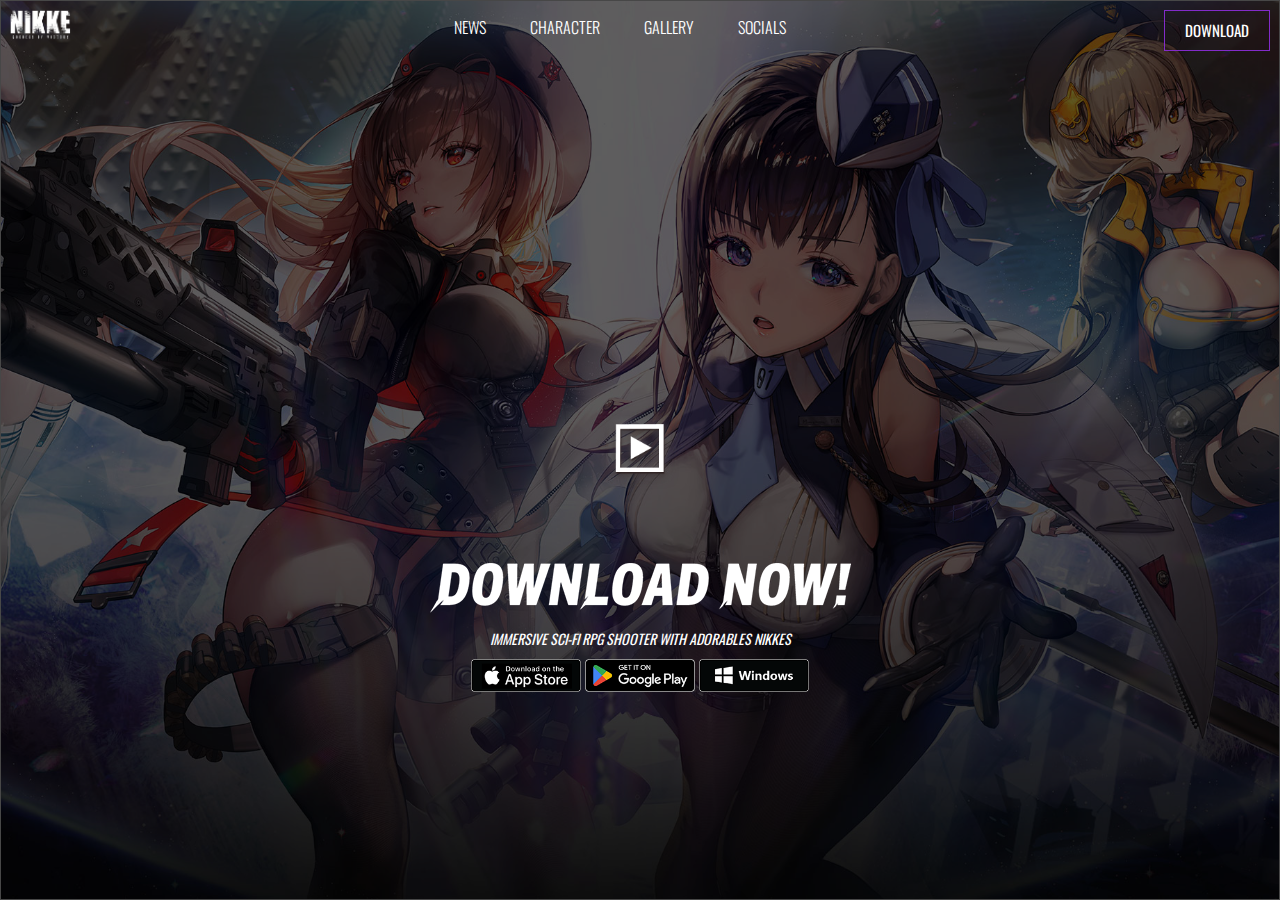
<file: index.html>
<!DOCTYPE html>
<html lang="en">
<head>
    <link rel="icon" href="img/icons/icon.jpg">
    <link rel="stylesheet" href="https://cdnjs.cloudflare.com/ajax/libs/font-awesome/6.4.2/css/all.min.css" integrity="sha512-z3gLpd7yknf1YoNbCzqRKc4qyor8gaKU1qmn+CShxbuBusANI9QpRohGBreCFkKxLhei6S9CQXFEbbKuqLg0DA==" crossorigin="anonymous" referrerpolicy="no-referrer" />
    <meta charset="UTF-8">
    <meta name="viewport" content="width=device-width, initial-scale=1.0">
    <title>uwu</title>
    <link rel="stylesheet" href="estilos.css">
    

   
</head>
<body>
    <main class="main" id="main">
        <i class="fa-solid fa-xmark" id="sii" onclick="ocultar();"></i>
        <header class="navbar" id="navbar">
           
            <input type="checkbox" id="check">
            <label for="check" class="checkbtn">
                <i class="fa-solid fa-bars"></i>
            </label>

            <a href="#" class="navbar-logo"><img src="img/navbar/logo1.png" id="logo" alt="">
              
              <ul class="uwu">
                <li><a href="#">NEWS</a></li>
                <li><a href="https://cxmlo.github.io/character.html">CHARACTER</a></li>
                <li><a href="#">GALLERY</a></li>
                <li><a href="#">SOCIALS</a></li>
            </ul>
            </a>
            
            <div class="descarga">
                <a href="#">DOWNLOAD</a>
            </div>
            
        </header>
        <div class="bg-yt"></div>

        <section >
           <div class="bg-video">
            <img  id="uwu-video" >
           </div>
           <img class="yt" src="img/links/play.d8c096b7.png" id="boton" onclick="mostrar();" alt="">
           <div class="text-center" id="uwu">
            <img class="uwu-download" src="img/links/download.png" alt="">
            <h6>IMMERSIVE SCI-FI RPG SHOOTER WITH ADORABLES NIKKES</h6>
            <a href="#"><img src="img/links/appstore.png" alt=""></a>      
            <a href="#"><img src="img/links/playstore.png" alt=""></a>
            <a href="#"><img src="img/links/win_download.f253aa69.png" alt=""></a>
          </div>
        </section>

        <section class="uwu4">
            <div class="yt-uwu" id="yt-uwu" >
                <iframe class="iframe-com" src="https://www.youtube.com/embed/JjcR8wuWEC4?si=TPaqzhuy7QyndFcz" 
            title="YouTube video player" frameborder="0" 
            allow="accelerometer; autoplay; clipboard-write; encrypted-media; gyroscope; picture-in-picture; web-share" allowfullscreen></iframe>
            </div>
            
        </section>
    
    </main>    
    
    <section>

        <div></div>

    </section>
    

        

    <script>
        function mostrar(){
            document.getElementById('yt-uwu').style.display = 'flex';
            document.getElementById('main').style.background = '#000000e3';
            document.getElementById('navbar').style. zIndex = '-10';
            document.getElementById('uwu').style. zIndex = '-10';
            document.getElementById('sii').style.display = 'block';
        }
        function ocultar(){
            document.getElementById('yt-uwu').style.display = 'none';
            document.getElementById('sii').style.display = 'none';
            document.getElementById('main').style.background = '#000000a1';
            document.getElementById('navbar').style. zIndex = '10';
            document.getElementById('uwu').style. zIndex = '10';
        }

        
    </script> 
    


    
</body>
</html>
</file>
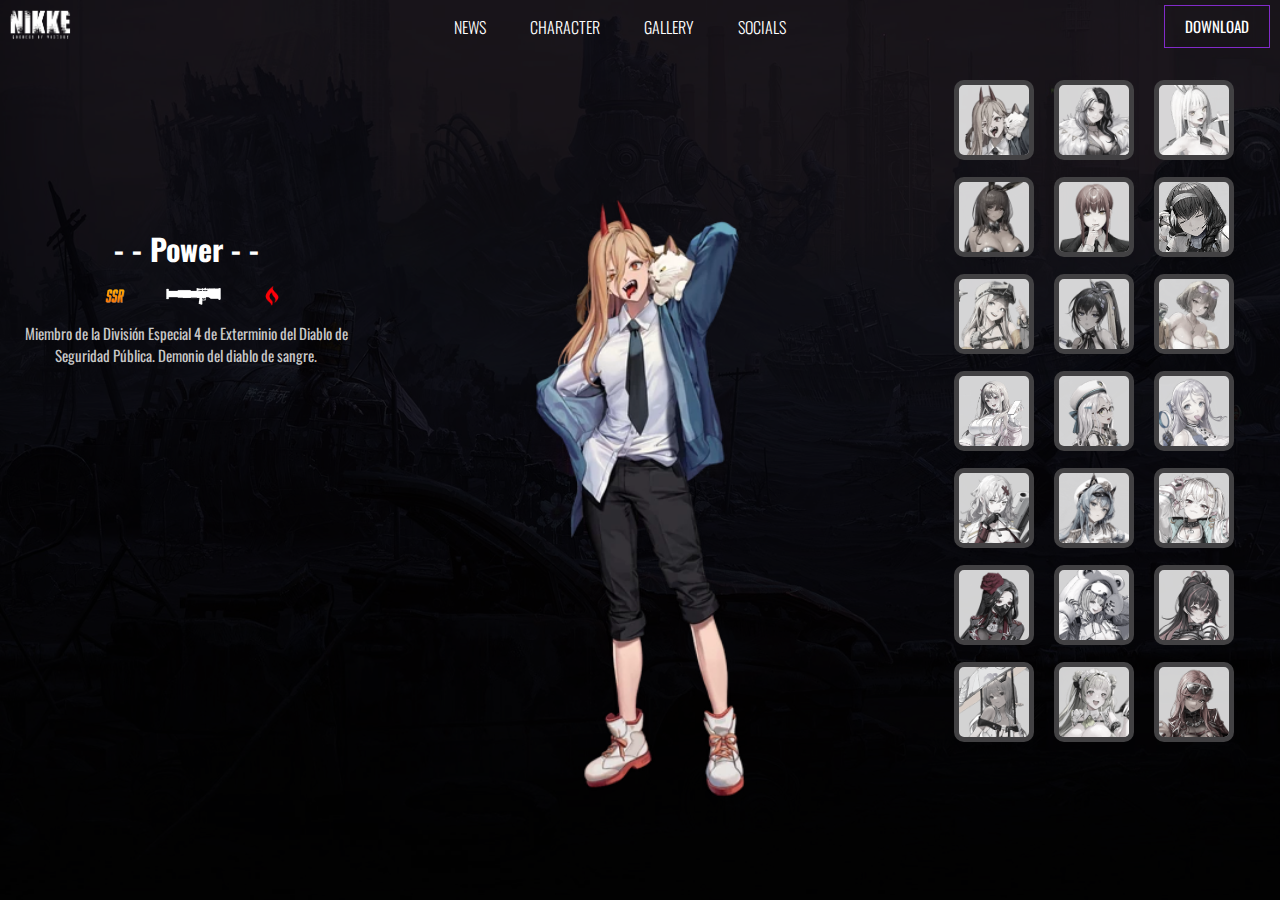
<file: character.html>
<!DOCTYPE html>
<html id="html" lang="en">

<head>
    <meta charset="UTF-8">
    <link rel="stylesheet" href="https://cdnjs.cloudflare.com/ajax/libs/font-awesome/6.4.2/css/all.min.css" integrity="sha512-z3gLpd7yknf1YoNbCzqRKc4qyor8gaKU1qmn+CShxbuBusANI9QpRohGBreCFkKxLhei6S9CQXFEbbKuqLg0DA==" crossorigin="anonymous" referrerpolicy="no-referrer" />
    <meta name="viewport" content="width=device-width, initial-scale=1.0">
    <title>Grid</title>
    <link rel="stylesheet" href="character.css">
</head>

<body class="grid-container">
    <main class="main">
        <header class="header">

            <input type="checkbox" id="check">
            <label for="check" class="checkbtn">
                <i class="fa-solid fa-bars"></i>
            </label>
            <a href="#" class="navbar-logo"><img src="img/navbar/logo1.png" id="logo" alt="">

                <ul class="uwu">
                    <li><a href="#">NEWS</a></li>
                    <li><a href="#">CHARACTER</a></li>
                    <li><a href="#">GALLERY</a></li>
                    <li><a href="#">SOCIALS</a></li>
                </ul>
            </a>

            <div class="descarga">
                <a href="#">DOWNLOAD</a>
            </div>

        </header>
        <section class="colum">
                <nav class="descripcion">
                    <div class="descripcion-pj">
                        <h1 id="nombre">- - Power - -</h1>
                        <h2 id="raresa-1">
                            <img id="raresa" src="img/raresa/SSR.png" alt="">
                            <img id="arma" src="img/arma/cohetes.png" alt="">
                            <img id="elementos" src="img/elementos/Fire.png" alt="">
                        
                        </h2>


                        <p id="descripcion">Miembro de la División Especial 4 de Exterminio del Diablo de Seguridad Pública. Demonio del diablo de sangre.</p>
                    </div>
                </nav>
                <aside class="personaje">
                    <div class="img-pj">
                        <div class="pj">
                            <img src="img/pj/Power_FB.webp" id="personaje-uwu" alt="">
                        </div>
                    </div>
                </aside>
                <article class="icons">
               
               
                    <div class="icons-pj">

                        <div class="icon">
                            <img src="img/pj_icon/power_icon.webp" onclick="cargar(1);" alt="">
                        </div>
                        <div class="icon">
                            <img src="img/pj_icon/admi_icon.webp"onclick="cargar(2);" alt="">
                        </div>
                        <div class="icon">
                            <img src="img/pj_icon/blanc_icon.png"onclick="cargar(3);" alt="">
                        </div>
                        <div class="icon">
                            <img src="img/pj_icon/noir_icon.webp"onclick="cargar(4);" alt="">
                        </div>
                        <div class="icon">
                            <img src="img/pj_icon/makima-icon.png"onclick="cargar(5);" alt="">
                        </div>
                        <div class="icon">
                            <img src="img/pj_icon/mary-icon.png"onclick="cargar(6);" alt="">
                        </div>
                        <div class="icon">
                            <img src="img/pj_icon/centi-icon.png"onclick="cargar(7);" alt="">
                        </div>
                        <div class="icon">
                            <img src="img/pj_icon/noise_icon.png"onclick="cargar(8);" alt="">
                        </div>
                        <div class="icon">
                            <img src="img/pj_icon/sanis_icon.webp"onclick="cargar(9);" alt="">
                        </div>
                        <div class="icon">
                            <img src="img/pj_icon/viper_icon.webp"onclick="cargar(10);" alt="">
                        </div>
                        <div class="icon">
                            <img src="img/pj_icon/neon_icon.png"onclick="cargar(11);" alt="">
                        </div>
                        <div class="icon">
                            <img src="img/pj_icon/folkwang_icon.png"onclick="cargar(12);" alt="">
                        </div>
                        <div class="icon">
                            <img src="img/pj_icon/yulha_icon.png"onclick="cargar(13);" alt="">
                        </div>
                        <div class="icon">
                            <img src="img/pj_icon/helm_icon.png"onclick="cargar(14);" alt="">
                        </div>
                        <div class="icon">
                            <img src="img/pj_icon/jackal_icon.png"onclick="cargar(15);" alt="">
                        </div>
                        <div class="icon">
                            <img src="img/pj_icon/maiden_icon.png"onclick="cargar(16);" alt="">
                        </div>
                        <div class="icon">
                            <img src="img/pj_icon/neve_icon.png"onclick="cargar(17);" alt="">
                        </div>
                        <div class="icon">
                            <img src="img/pj_icon/quency_icon.png"onclick="cargar(18);" alt="">
                        </div>
                        <div class="icon">
                            <img src="img/pj_icon/scarlet_icon.png"onclick="cargar(19);" alt="">
                        </div>
                        <div class="icon">
                            <img src="img/pj_icon/soda_icon.png"onclick="cargar(20);" alt="">
                        </div>
                        <div class="icon">
                            <img src="img/pj_icon/volume_icon.png"onclick="cargar(21);" alt="">
                        </div>



                    </div>
                </article>

        </section>

    </main>


    <script src="character.js"></script>
</body>

</html>
</file>
<file: estilos.css>
@import url('https://fonts.googleapis.com/css2?family=Oswald:wght@200;300;400;500;600;700&display=swap');
*{
    margin: 0;
    padding: 0;
    box-sizing: border-box;
}
.main {
    height: 100vh;
    background: #000000a1;
    width: 100%;
    max-height: 100%;
    font-family: 'Oswald', sans-serif;
}
.navbar {
    position: relative;
    display: flex;
    justify-content: space-between;
    padding-top: 5px;
    padding-left: 5px;
    padding-right: 10px;
    z-index: 10;
    height: 50px;
}
#logo {
    cursor: pointer;
    margin: 5px;
    width: auto;
    height: 30px;
    
}
ul li  {
    list-style: none;
    display: inline-block;

    position: relative;
    background: none;
    transition: .4s;
    padding: 10px 20px;
    font-size: 16px;
    font-weight: 300;
    
}
ul li a {
    left: 0;
    text-decoration: none;
    color: #fff;
}
ul li a:hover {
    color: rgb(157, 54, 241);
    transition: .4s;
    transform: scale(1.1);
    text-shadow: 0px 0px 10px  rgba(122, 48, 183, 0.916);
}
.descarga {
    padding-top: 5px;
}
.descarga a{
    display: inline-block;
    border: 1px solid rgb(130, 43, 201);
    padding: 9px 20px;
    background: transparent;
    border-radius: 0px;
    text-decoration: none;
    color: #fff;
    line-height: 1.4;
    font-size: 15px;
    font-weight: 400;
    transition: .4s;
}
.descarga a:hover {
    background: rgba(130, 43, 201, 0.637);
    transition: .4s;
    transform: scale(1.1);
    -webkit-box-shadow: 0px 0px 30px 0px rgb(130, 43, 201);
    -moz-box-shadow: 0px 0px 30px 0px rgb(130, 43, 201);
    box-shadow: 0px 0px 30px 0px rgb(130, 43, 201);
}
.checkbtn {
    font-size: 30px;
    color: #fff;
    float: right;
    line-height: 50px;
    margin-right: 40px;
    cursor: pointer;
    display: none;
}


#check{
    display: none;
}


#uwu-video {
    position: absolute;
	right: 0;
	bottom: 0;
	width: 100%;
	height: 100%;
    z-index: -11;
    overflow: hidden;
    background-image: url(img/slide/slide1.jpg);
    background-size: cover;
    background-repeat: no-repeat;
    background-position: center;
}

.yt-uwu {
    position: relative;
 
    background-size: 100%;
    display: flex; 
    justify-content: center; 
    align-items: center;
    margin-top: 90px;
    z-index: 100;
    display: none;
    animation: 1s;
    transition: cubic-bezier(0.075, 0.82, 0.165, 1);

}
.iframe-com {
    width: 600px;
    height: 385px;
}
#sii {
    color: #fff;
    font-size: 40px;
    right: 10px;
    position: absolute;
    display: none;
    top: 10px;
}
.bg-yt {
    background: #000000a1;
    width: 100%;
    z-index: 100;
}
.yt {
    position: absolute;
	width: 80px;
	text-align: center;
	top:50%;
    cursor: pointer;
	left: 50%;
	transform: translate(-50%, -50%);
    transition: .8s;
}
.yt:hover {
    width: 100px;
    transition: .8s;
}


.text-center {
    position: absolute;
	width: 100%;
	text-align: center;
	top:70%;
	left: 50%;
	transform: translate(-50%, -50%);
}
.text-center .yt {
    background: none;
    width: 60px;
    padding-top: 0px;
    
}
.text-center h6 {
    color: #fff;
	font-size: 14px;
    font-weight: 400;
    font-style: italic;
	margin: 0;
    padding: 10px;
}
.text-center a img {
    width: 110px;
    padding-top: 0px;
}




@media (max-width: 1920px) {
    #uwu-video {
        width: 100%;
        height: 100%;
    }
    
}


@media (max-width: 1000px){
    .checkbtn{
        display: block;
        padding-left: 10px;
        z-index: 1;
    }
    ul{
        position: fixed;
        width: 300px;
        height: 100%;
        background: #2f2f2fbe;
        backface-visibility: hidden;
        overflow: hidden;
        backdrop-filter: blur(5px);
        background-size: cover;
        overflow: hidden;
        object-fit: cover;
        top: 0px;
        left: -100%;
        z-index: 0;
        border-radius: 0 10px;
        text-align: center;
        transition: all .9s;
    
    }

    ul li{
        display: block;
        margin: 50px 0;
        line-height: 30px;
    }
    ul li a{
        font-size: 16px;
    }
    li a:hover, li a.active{
        background: none;
        color: red;
    }
    #check:checked ~ ul{
        left:0;
    }
   
    .descarga {
        padding-top: 5px;
        
    }
    .main {

        width: auto;
        height: 100%,    
    }
    #logo {
        margin-top: 15px;
        width: 70px;
        z-index: -2;
    }
    .descarga a {
        font-size: 10px;
    }
    .text-center h6 {
        font-size: 13px;
    }
    .text-center a img {
        width: 100px;
    }
    .uwu-download{
        width: 300px;
    }
    .yt {
        top: 55%;
    }
    
}
@media (max-width: 1000px){
    .iframe-com {
        width: 400;
        height: 285px;
    }
    .yt-uwu {
        margin-top: 180px;
    }
}
</file>
<file: character.css>
@import url('https://fonts.googleapis.com/css2?family=Oswald:wght@200;300;400;500;600;700&display=swap');
*{
    margin: 0;
    padding: 0;
    box-sizing: border-box;
}
#html{
    scroll-behavior: smooth;
    background-image: url(img/slide/background.png);
    background-size: cover;
    overflow: hidden;
}
.main {
    height: 100vh;
    background: #000000ca;
    background-size: cover;
    width: 100%;
    max-height: 100%;
    overflow: hidden;
    font-family: 'Oswald', sans-serif;
}
.header {
    position: relative;
    display: flex;
    justify-content: space-between;
    padding-top: 5px;
    padding-left: 5px;
    padding-right: 10px;
    z-index: 10;
    height: 50px;
}
#logo {
    cursor: pointer;
    margin: 5px;
    width: auto;
    height: 30px;
    
}
ul li  {
    list-style: none;
    display: inline-block;

    position: relative;
    background: none;
    transition: .4s;
    padding: 10px 20px;
    font-size: 16px;
    font-weight: 300;
    
}
ul li a {
    left: 0;
    text-decoration: none;
    color: #fff;
}
ul li a:hover {
    color: rgb(157, 54, 241);
    transition: .4s;
    transform: scale(1.1);
    text-shadow: 0px 0px 10px  rgba(122, 48, 183, 0.916);
}

.descarga a{
    display: inline-block;
    border: 1px solid rgb(130, 43, 201);
    padding: 10px 20px;
    background: transparent;
    border-radius: 0px;
    text-decoration: none;
    color: #fff;
    line-height: 1.4;
    font-size: 15px;
    font-weight: 400;
    transition: .4s;
}
.descarga a:hover {
    background: rgba(130, 43, 201, 0.637);
    transition: .4s;
    transform: scale(1.1);
    -webkit-box-shadow: 0px 0px 30px 0px rgb(130, 43, 201);
    -moz-box-shadow: 0px 0px 30px 0px rgb(130, 43, 201);
    box-shadow: 0px 0px 30px 0px rgb(130, 43, 201);
}
.checkbtn {
    font-size: 30px;
    color: #fff;
    float: right;
    line-height: 50px;
    margin-right: 40px;
    cursor: pointer;
    display: none;
}
#check{
    display: none;
}




.colum {
    display: grid;
    grid-template-columns: 1.1fr 1.8fr 1.1fr;
    grid-template-rows: 100%;
    height: 100%;
}
.descripcion-pj {
    width: 100%;
    text-align: center;
    padding-top: 50%;
    padding-left: 20px;

    height: 100%;
}
.descripcion-pj h1 {
    color: #fff;
    font-size: 30px;
}
#raresa-1 {
    display: flex;
    padding-left: 15px;
    gap: 40px;
    justify-content: center;
    padding-top: 15px;
    text-align: center;
    
}
#raresa-1 #raresa {
    width: 20px;

}
#raresa-1 #arma{
    width: auto;
    height: 20px;
}
#raresa-1 #elementos {
    height: 20px;
}
.descripcion-pj p {
    color: #c8c8c8;
    padding-top: 16px;
    padding-left: 0spx;
    font-size: 15px;

    text-align: center;
    

}

.personaje {
    display: flex;
    align-items: center;
    justify-content: center;

}
.img-pj {
    width: 500px;
    height: 630px;
    display: flex;
    justify-content: center;
    align-items: center;

    overflow: hidden;
    object-fit: c;

}
.pj img {
    overflow: hidden;
    object-fit: cover;
    height: 600px;
    width: auto;
}
.icons{
    display: grid;
    justify-content: center;

    height: 100%;

}
.icons-pj {
    display: grid;
    grid-template-columns: 100px 100px 100px;
    padding-top: 25px;
    padding-bottom: 60%;
    padding-left: auto;
    margin: 5px 5px 5px;
}
.icon img {
    border: 5px solid rgb(69, 64, 73);;
    background-color: rgba(255, 255, 255, 0.824);
    filter: grayscale(80%);
    border-radius: 10px;
    height: auto;
    overflow: hidden;
    object-fit: cover;
    width: 80px;
    transition: .7s;

}
.icon img:hover {
    filter: saturate(100%);
    border: 5px solid  rgba(45, 9, 75, 0.619);
    background-color: rgba(98, 98, 98, 0.157);
    transform: scale(1.1);
    transition: .7s;
}
</file>
